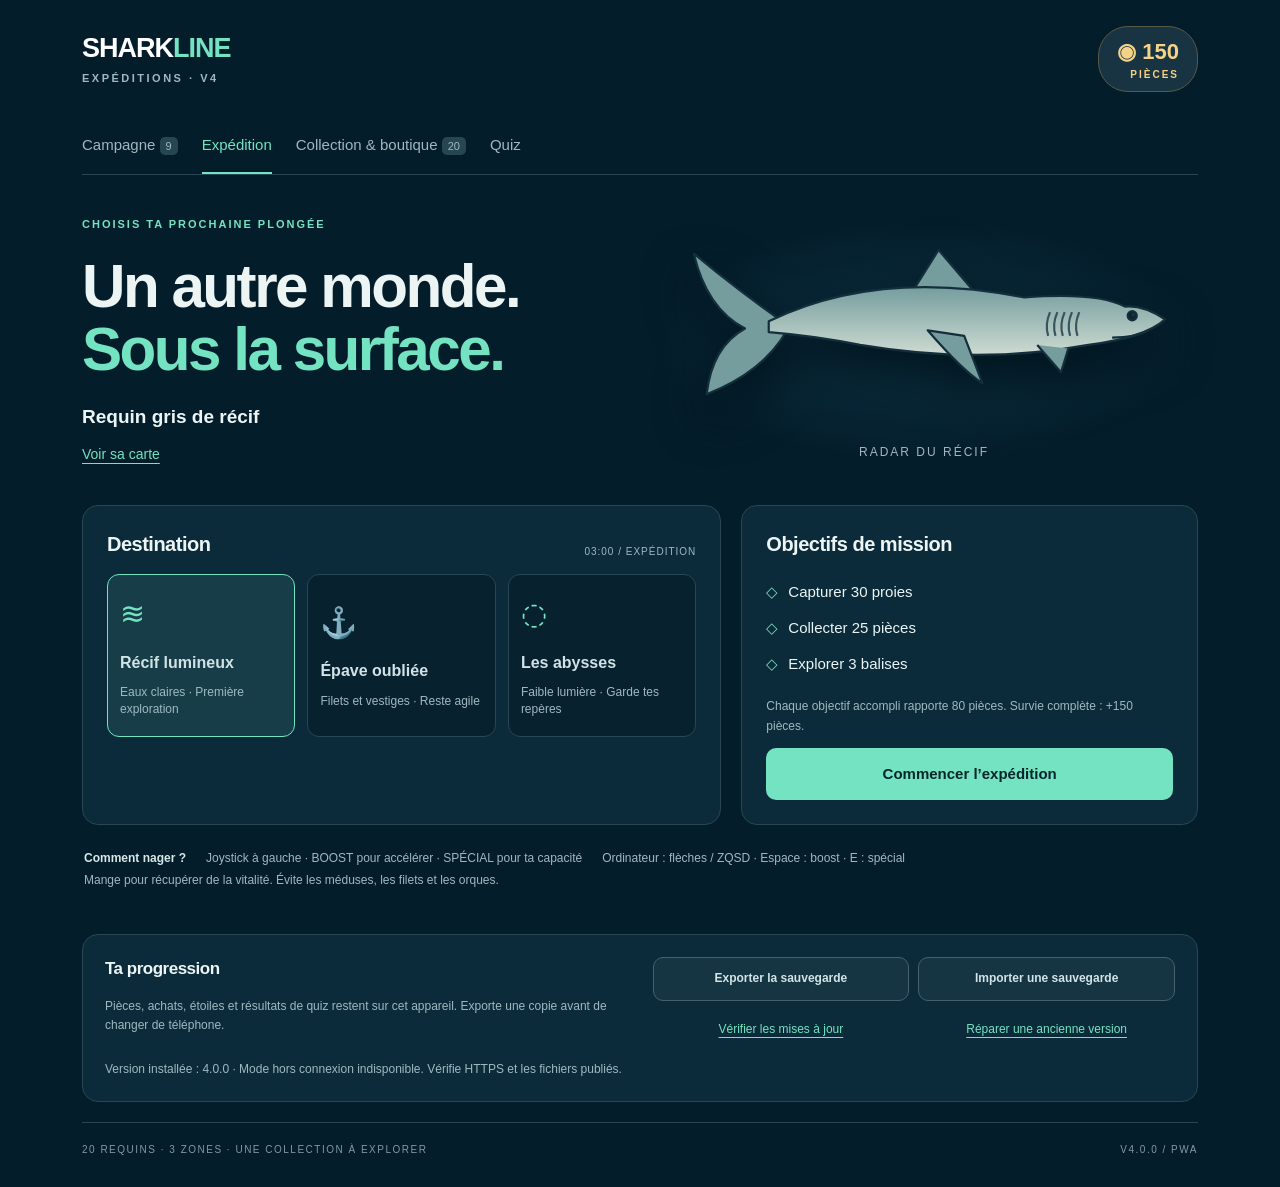
<file: index.html>
<!doctype html><html lang="fr" data-version="4.0.0"><head><meta charset="UTF-8"><meta name="viewport" content="width=device-width,initial-scale=1,viewport-fit=cover"><meta name="theme-color" content="#041d2b"><meta name="description" content="Expéditions sous-marines, boutique de 20 requins et collection documentaire."><title>SHARKLINE V4 · Expéditions</title><link rel="manifest" href="./manifest.webmanifest?v=4.0.0"><link rel="icon" href="./icon-192.png"><link rel="apple-touch-icon" href="./icon-180.png"><meta name="apple-mobile-web-app-capable" content="yes"><meta name="apple-mobile-web-app-status-bar-style" content="black-translucent"><link rel="stylesheet" href="./style.css?v=4.0.0"></head><body>
<div id="toast" role="status"></div><main id="harbor"><header><a href="./" class="logo">SHARK<span>LINE</span><small>EXPÉDITIONS · V4</small></a><div class="wallet"><span aria-hidden="true">◉</span> <b id="wallet">0</b><small>PIÈCES</small></div></header><nav aria-label="Menu principal"><button id="tabCampaign">Campagne <span>9</span></button><button id="tabPlay" class="active">Expédition</button><button id="tabCollection">Collection & boutique <span>20</span></button><button id="tabQuiz">Quiz</button></nav><div id="updateBanner" class="updateBanner" hidden><span id="updateText">Une nouvelle version est disponible.</span><button id="applyUpdate">Mettre à jour</button></div>
<section id="lobby"><div class="hero"><div class="heroText"><p class="eyebrow">CHOISIS TA PROCHAINE PLONGÉE</p><h1>Un autre monde.<br><em>Sous la surface.</em></h1><p id="selectedName"></p><button id="selectedDetails" class="textButton">Voir sa carte</button></div><div class="heroArt"><img id="selectedArt" alt=""><span id="selectedRole"></span></div></div><div class="launchGrid"><section class="surface"><div class="sectionTitle"><h2>Destination</h2><span>03:00 / EXPÉDITION</span></div><div id="zones" class="zoneGrid"></div></section><section class="surface missionPreview"><h2>Objectifs de mission</h2><ul id="missionList"></ul><p>Chaque objectif accompli rapporte 80 pièces. Survie complète : +150 pièces.</p><button id="launch" class="primary">Commencer l’expédition</button></section></div><aside class="instruction"><strong>Comment nager ?</strong><span>Joystick à gauche · BOOST pour accélérer · SPÉCIAL pour ta capacité</span><span>Ordinateur : flèches / ZQSD · Espace : boost · E : spécial</span><span>Mange pour récupérer de la vitalité. Évite les méduses, les filets et les orques.</span></aside></section>
<section id="campaign" hidden><div class="collectionHeading"><div><p class="eyebrow">NEUF PLONGÉES. TROIS RENCONTRES FINALES.</p><h1>La traversée.</h1><p id="campaignProgress"></p></div><button id="campaignEquip" class="secondary">Changer de requin</button></div><p class="note">Chaque niveau débloque le suivant. ★ Terminer · ★ Ramasser 8 pièces · ★ Garder au moins 50 % de vitalité.</p><div id="levelGroups"></div></section>
<section id="quiz" hidden><div class="collectionHeading"><div><p class="eyebrow">LE CARNET DES NATURALISTES</p><h1>Connais-tu les requins ?</h1><p>5 questions tirées automatiquement à chaque session.</p></div></div><section id="quizIntro" class="surface"><div class="quizModes"><button id="quizDiscovery" class="active" aria-pressed="true">Découverte<small>Sans chronomètre</small></button><button id="quizChallenge" aria-pressed="false">Défi<small>20 secondes par question</small></button></div><p class="note">Des explications après chaque réponse, avec accès à la fiche de l’espèce. Les questions ratées reviennent plus souvent. Jusqu’à 100 pièces de quiz par jour.</p><p id="quizRecord"></p><button id="startQuiz" class="primary">Commencer le quiz</button></section><section id="quizSession" class="surface" hidden><div class="quizHead"><span id="quizCount"></span><span id="quizTimer"></span></div><p class="eyebrow" id="quizCategory"></p><h2 id="quizQuestion"></h2><div id="quizOptions"></div><div id="quizFeedback" role="status" hidden></div><button id="nextQuestion" class="primary" hidden>Question suivante</button><button id="quitQuiz" class="textButton">Quitter le quiz</button></section><section id="quizResult" class="surface" hidden><p class="eyebrow">SESSION TERMINÉE</p><h2 id="quizResultTitle"></h2><p id="quizResultText"></p><button id="quizAgain" class="primary">Une autre session</button></section></section>
<section id="collection" hidden><div class="collectionHeading"><div><p class="eyebrow">LE CARNET DES PROFONDEURS</p><h1>Ta collection.</h1><p id="ownedCount"></p></div><label>Afficher <select id="filter"><option value="all">Tous les requins</option><option value="owned">Mes requins</option><option value="shop">À acheter</option></select></label></div><div id="cards" class="cards"></div><p class="footnote">Les pièces se gagnent uniquement en jouant. Achats et progression sauvegardés sur cet appareil.</p></section><section class="saveTools surface"><div><h2>Ta progression</h2><p class="note">Pièces, achats, étoiles et résultats de quiz restent sur cet appareil. Exporte une copie avant de changer de téléphone.</p></div><div class="saveButtons"><button id="exportSave" class="secondary">Exporter la sauvegarde</button><button id="importSave" class="secondary">Importer une sauvegarde</button><input id="saveFile" type="file" accept=".json,application/json" hidden><button id="checkUpdate" class="textButton">Vérifier les mises à jour</button><a href="./update.html" class="recoveryLink">Réparer une ancienne version</a></div><p id="updateStatus" class="note" role="status">Version installée : 4.0.0</p></section><footer>20 REQUINS · 3 ZONES · UNE COLLECTION À EXPLORER <span>V4.0.0 / PWA</span></footer></main>
<section id="gameScreen" hidden aria-label="Partie en cours"><canvas id="ocean" aria-label="Vue sous-marine de côté"></canvas><div class="hud"><div class="hudTop"><span id="zoneName"></span><b id="timer">3:00</b><button id="pause" aria-label="Mettre en pause">Ⅱ</button></div><div class="hudStats"><label>VITALITÉ <span id="hpText"></span><progress id="hp" value="100" max="100"></progress></label><label>BOOST<progress id="energy" value="100" max="100"></progress></label><b id="runCoins">◉ 0</b></div><div id="objectives"></div></div><div id="bossHud" hidden><strong id="bossTitle"></strong><progress id="bossProgress" max="3" value="0"></progress><span id="bossHint"></span></div><div id="alert" role="status"></div><div id="stick" aria-label="Joystick tactile"><span id="knob"></span></div><div class="actions"><button id="special">SPÉCIAL<small id="specialStatus"></small></button><button id="boost">BOOST<small>MAINTENIR</small></button></div><div id="gameHint">Glisse dans la partie gauche pour nager</div></section>
<dialog id="detail"><div class="dialogHead"><span class="eyebrow">CARTE DE COLLECTION</span><button id="closeDetail" aria-label="Fermer la carte">✕</button></div><div id="detailTop"></div><div class="detailTabs"><button id="statTab" class="active">Dans le jeu</button><button id="docTab">Dans la vraie vie</button></div><div id="statsPane"></div><div id="docPane" hidden></div><div id="detailAction"></div></dialog>
<dialog id="pauseDialog"><p class="eyebrow">À LA SURFACE</p><h2>En pause.</h2><button id="resume" class="primary">Continuer</button><button id="quit" class="secondary">Terminer et récupérer mes gains</button></dialog>
<dialog id="result"><p class="eyebrow" id="resultLabel"></p><h2 id="resultTitle"></h2><div id="resultBody"></div><button id="nextLevel" class="primary" hidden>Niveau suivant</button><button id="toCampaign" class="secondary" hidden>Carte de la campagne</button><button id="again" class="primary">Nouvelle expédition</button><button id="toShop" class="secondary">Collection & boutique</button><button id="toLobby" class="textButton">Retour au port</button></dialog>
<dialog id="importDialog"><p class="eyebrow">RESTAURER UNE COPIE</p><h2>Remplacer la progression ?</h2><p id="importSummary"></p><p class="note">Exporte d’abord ta progression actuelle si tu souhaites la garder.</p><button id="confirmImport" class="primary">Restaurer cette sauvegarde</button><button id="cancelImport" class="secondary">Annuler</button></dialog><script src="./sharks.js?v=4.0.0"></script><script src="./quiz-data.js?v=4.0.0"></script><script src="./engine.js?v=4.0.0"></script><script src="./campaign.js?v=4.0.0"></script><script src="./app.js?v=4.0.0"></script><script src="./v4-ui.js?v=4.0.0"></script><script src="./pwa.js?v=4.0.0"></script></body></html>
</file>
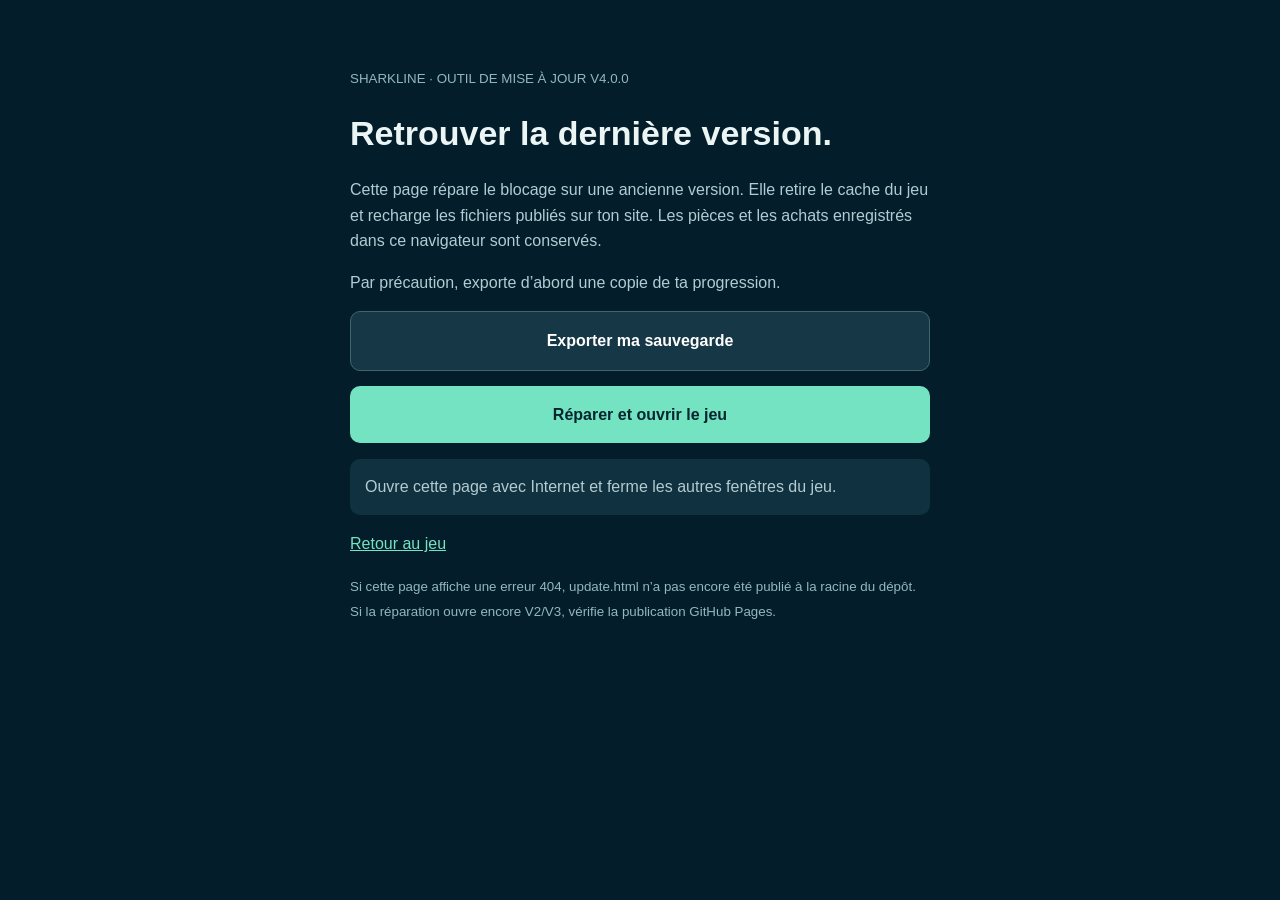
<file: update.html>
<!doctype html><html lang="fr" data-version="4.0.0"><head><meta charset="utf-8"><meta name="viewport" content="width=device-width,initial-scale=1"><meta name="theme-color" content="#041d2b"><title>SHARKLINE · Réparer la mise à jour</title><style>body{background:#041d2b;color:#eaf5f4;font:16px/1.6 Arial;margin:0;padding:25px}main{max-width:580px;margin:40px auto}h1{font-size:34px;line-height:1.2}p{color:#b3cbd2}button,a{font:inherit}button{display:block;width:100%;margin:15px 0;border:0;border-radius:10px;padding:16px;background:#74e3c1;color:#05252d;font-weight:bold;cursor:pointer}button.secondary{background:#163745;color:white;border:1px solid #426471}a{color:#74e3c1}#status{padding:15px;background:#10313f;border-radius:10px}small{color:#91b7c2}</style></head><body><main><small>SHARKLINE · OUTIL DE MISE À JOUR V4.0.0</small><h1>Retrouver la dernière version.</h1><p>Cette page répare le blocage sur une ancienne version. Elle retire le cache du jeu et recharge les fichiers publiés sur ton site. Les pièces et les achats enregistrés dans ce navigateur sont conservés.</p><p>Par précaution, exporte d’abord une copie de ta progression.</p><button id="backup" class="secondary">Exporter ma sauvegarde</button><button id="repair">Réparer et ouvrir le jeu</button><p id="status" role="status">Ouvre cette page avec Internet et ferme les autres fenêtres du jeu.</p><a href="./?v=4.0.0">Retour au jeu</a><p><small>Si cette page affiche une erreur 404, update.html n’a pas encore été publié à la racine du dépôt. Si la réparation ouvre encore V2/V3, vérifie la publication GitHub Pages.</small></p></main><script>
const KEY='sharkline-v2-save',VERSION='4.0.0';document.getElementById('backup').onclick=()=>{try{const raw=localStorage.getItem(KEY);if(!raw){document.getElementById('status').textContent='Aucune sauvegarde présente dans ce navigateur.';return}const data=JSON.parse(raw),blob=new Blob([JSON.stringify({format:'sharkline-save',edition:4,date:new Date().toISOString(),data},null,2)],{type:'application/json'}),url=URL.createObjectURL(blob),a=document.createElement('a');a.href=url;a.download='SHARKLINE-sauvegarde-avant-mise-a-jour.json';document.body.append(a);a.click();a.remove();setTimeout(()=>URL.revokeObjectURL(url),2000);document.getElementById('status').textContent='Copie exportée. Tu peux maintenant réparer la mise à jour.';}catch{document.getElementById('status').textContent='Export impossible. Vérifie les autorisations de stockage du navigateur.';}};
document.getElementById('repair').onclick=async()=>{const button=document.getElementById('repair');button.disabled=true;try{const root=new URL('./',location.href);const check=await fetch(new URL('version.json?t='+Date.now(),root),{cache:'no-store'});if(!check.ok)throw Error('version.json non publié');const published=await check.json();if(!published.version)throw Error('version publiée inconnue');if('serviceWorker' in navigator){for(const reg of await navigator.serviceWorker.getRegistrations())if(reg.scope===root.href)await reg.unregister();}if('caches' in window){const names=await caches.keys();await Promise.all(names.filter(n=>n.startsWith('sharkline-pwa-')).map(n=>caches.delete(n)));}document.getElementById('status').textContent='Cache retiré. Ouverture de la version '+published.version+'…';location.replace(new URL('./?v='+encodeURIComponent(published.version)+'&fresh='+Date.now(),root).href);}catch(error){button.disabled=false;document.getElementById('status').textContent='Réparation impossible : '+error.message+'. Vérifie Internet et la publication GitHub Pages.';}};
</script></body></html>
</file>
<file: style.css>
:root{color-scheme:dark;--bg:#041d2b;--surface:#0b2b3a;--line:#284653;--mint:#74e3c1;--gold:#f4d388;--muted:#9fb9c1}*{box-sizing:border-box}body{margin:0;background:var(--bg);color:#ecf5f4;font-family:Arial,Helvetica,sans-serif;font-size:16px;line-height:1.45}button,select{font:inherit}button{cursor:pointer;-webkit-tap-highlight-color:transparent;touch-action:manipulation}button:disabled{opacity:.5;cursor:default}button:focus-visible,select:focus-visible,a:focus-visible{outline:3px solid var(--gold);outline-offset:4px}[hidden]{display:none!important}header{display:flex;align-items:center;justify-content:space-between;padding:26px 0}.logo{font-size:27px;font-weight:900;letter-spacing:-1px;color:white;text-decoration:none;line-height:1.1}.logo span{color:var(--mint)}.logo small{display:block;font-size:11px;letter-spacing:2.5px;color:var(--muted);margin-top:8px}.wallet{color:var(--gold);font-size:22px;font-weight:bold;background:#183442;border:1px solid #5a5947;border-radius:30px;padding:9px 18px}.wallet small{font-size:10px;display:block;text-align:right;letter-spacing:2px}#harbor{max-width:1180px;margin:auto;padding:0 32px 30px}nav{display:flex;border-bottom:1px solid var(--line);gap:20px}nav button{padding:16px 0;background:none;border:0;color:var(--muted);border-bottom:2px solid transparent;font-size:15px}nav button.active{color:var(--mint);border-color:var(--mint)}nav span{font-size:11px;padding:3px 6px;border-radius:5px;background:#264654}.hero{display:grid;grid-template-columns:1fr 1fr;align-items:center;min-height:330px;gap:20px}.eyebrow{font-size:11px;font-weight:700;letter-spacing:2px;color:var(--mint)}h1{font-size:clamp(36px,4.7vw,61px);line-height:1.05;letter-spacing:-2.5px;margin:22px 0}h1 em{font-style:normal;color:var(--mint)}h2{font-size:20px;margin:0 0 15px;letter-spacing:-.5px}#selectedName{font-weight:700;font-size:19px;margin-bottom:4px}.textButton{background:transparent;border:0;color:var(--mint);padding:10px 0;font-size:14px;text-decoration:underline;text-underline-offset:4px}.heroArt{position:relative;background:radial-gradient(ellipse,#1d516866,transparent 70%);text-align:center}.heroArt img{width:100%;max-width:550px;filter:drop-shadow(0 20px 25px #00131c);animation:float 5s ease-in-out infinite}.heroArt span{display:block;font-size:12px;color:var(--muted);letter-spacing:2px;text-transform:uppercase}@keyframes float{50%{transform:translateY(-10px) rotate(-2deg)}}.launchGrid{display:grid;grid-template-columns:1.4fr 1fr;gap:20px}.surface{background:var(--surface);border:1px solid var(--line);border-radius:16px;padding:24px}.sectionTitle{display:flex;justify-content:space-between;align-items:center;gap:10px}.sectionTitle span{font-size:10px;letter-spacing:1px;color:var(--muted)}.zoneGrid{display:grid;grid-template-columns:repeat(3,1fr);gap:12px}.zone{border:1px solid var(--line);background:#08212f;color:#d1e3e6;border-radius:12px;padding:17px 12px;text-align:left;min-height:157px;position:relative;overflow:hidden}.zone.active{border-color:var(--mint);background:#173e48}.zone b{font-size:16px;display:block}.zone small{color:var(--muted);display:block;margin-top:10px;font-size:12px}.zone .zoneIcon{display:block;font-size:30px;margin-bottom:15px;color:var(--mint)}.missionPreview ul{list-style:none;padding:0;margin:0 0 16px}.missionPreview li{padding:7px 0;font-size:15px;display:flex;gap:10px}.missionPreview li:before{content:'◇';color:var(--mint)}.missionPreview p{font-size:12px;color:var(--muted);line-height:1.6}.primary,.secondary{border:0;border-radius:10px;padding:15px 18px;font-weight:700;font-size:15px;width:100%;background:var(--mint);color:#05252d}.secondary{background:#153542;color:#d2e4e8;border:1px solid #45616d;margin-top:12px}.instruction{display:flex;flex-wrap:wrap;gap:5px 20px;font-size:12px;color:var(--muted);padding:25px 2px}.instruction strong{color:#d8e8e9}footer{border-top:1px solid var(--line);padding:20px 0 0;font-size:10px;letter-spacing:1.5px;color:#7d9ba7;display:flex;justify-content:space-between;gap:20px}.collectionHeading{display:flex;justify-content:space-between;align-items:center;padding:24px 0}.collectionHeading h1{font-size:44px;margin:12px 0}.collectionHeading p{color:var(--muted);font-size:14px}.collectionHeading label{font-size:13px;color:var(--muted)}select{display:block;background:#133442;color:white;border:1px solid var(--line);border-radius:8px;padding:10px;margin-top:8px;font-size:14px}.cards{display:grid;grid-template-columns:repeat(4,1fr);gap:16px}.card{border:1px solid var(--line);border-radius:14px;overflow:hidden;background:var(--surface);display:flex;flex-direction:column}.card.selected{border-color:var(--mint)}.cardArtwork{background:radial-gradient(ellipse,#28546955,#071f2d);position:relative;min-height:108px}.cardArtwork img{width:100%;height:110px;object-fit:contain;padding:10px}.tag{position:absolute;top:10px;left:12px;letter-spacing:1px;font-size:9px;color:var(--mint)}.cardBody{padding:16px;flex:1;display:flex;flex-direction:column}.card h3{font-size:16px;line-height:1.3;margin:0 0 6px}.card p{font-size:12px;color:var(--muted);margin:0 0 12px}.miniStats{display:grid;grid-template-columns:1fr 1fr;gap:8px;font-size:12px;margin-top:auto;margin-bottom:12px}.miniStats span{color:var(--muted)}.miniStats b{display:block;font-size:16px;color:white}.card button{font-size:13px;padding:12px}.card .textButton{text-align:left;padding:8px 0}.footnote{font-size:12px;color:var(--muted);margin:25px 0}dialog{background:#0a2b3a;color:#e8f4f5;border:1px solid #3c5b68;border-radius:20px;padding:25px;max-width:calc(100% - 24px);width:680px;max-height:90dvh;overflow:auto;box-shadow:0 20px 80px #0008}dialog::backdrop{background:#00121dcc;backdrop-filter:blur(5px)}.dialogHead{display:flex;align-items:center;justify-content:space-between}.dialogHead button{background:#173e4b;color:white;border:0;border-radius:50%;width:40px;height:40px}#detailTop{display:grid;grid-template-columns:1fr 1fr;align-items:center;gap:12px}#detailTop img{width:100%}#detailTop h2{font-size:27px;margin:10px 0}#detailTop p{font-size:12px;color:var(--muted);font-style:italic}.detailTabs{display:flex;gap:12px;border-bottom:1px solid var(--line);margin:12px 0 20px}.detailTabs button{background:none;border:0;color:var(--muted);padding:13px 0;border-bottom:2px solid transparent;font-size:14px}.detailTabs button.active{color:var(--mint);border-color:var(--mint)}.statsGrid{display:grid;grid-template-columns:repeat(4,1fr);gap:12px}.stat{background:#061f2d;border-radius:9px;padding:13px}.stat small{display:block;color:var(--muted);font-size:11px}.stat b{display:block;font-size:20px;margin:6px 0}.stat em{font-size:10px;font-style:normal;color:var(--muted)}.ability{padding:18px;border:1px solid #346055;border-radius:10px;margin:16px 0;background:#143b3b}.ability p{margin:6px 0;font-size:14px;color:#b7d3d0}.note{font-size:12px;color:var(--muted);line-height:1.6}.documentary{display:grid;grid-template-columns:1fr 1fr;gap:12px}.docField{padding:14px;background:#062331;border-radius:10px}.docField h3{font-size:11px;text-transform:uppercase;letter-spacing:1px;color:var(--mint);margin:0 0 7px}.docField p{font-size:14px;line-height:1.5;margin:0}.docField.full{grid-column:1/-1}.map{position:relative;aspect-ratio:2;max-width:440px;margin:10px auto}.map img{width:100%;height:100%}.map i{position:absolute;width:8px;height:8px;border:1px solid #f6eab8;background:var(--gold);border-radius:50%;transform:translate(-50%,-50%)}.sources{font-size:12px;color:var(--muted);padding:15px 0}.sources a{color:var(--mint);display:inline-block;margin:5px 14px 5px 0}#detailAction{margin-top:18px}#toast{position:fixed;left:50%;top:20px;transform:translateX(-50%);background:#173e48;border:1px solid var(--mint);padding:12px 20px;border-radius:10px;z-index:20;max-width:90%;font-size:14px;display:none}body.playing{overflow:hidden}#gameScreen{position:fixed;inset:0;background:#041e2d;overflow:hidden;touch-action:none;user-select:none}canvas{width:100%;height:100%;display:block;touch-action:none}.hud{position:absolute;top:max(14px,env(safe-area-inset-top));left:20px;right:20px;pointer-events:none;text-shadow:0 2px 7px #00111d}.hudTop{display:flex;align-items:center;gap:15px;justify-content:space-between}.hudTop span{font-size:12px;font-weight:bold;letter-spacing:1px}.hudTop b{font-size:24px}.hudTop button{pointer-events:auto;background:#062a3ecc;color:white;border:1px solid #527888;border-radius:50%;width:42px;height:42px}.hudStats{display:flex;gap:15px;align-items:center;margin-top:14px;max-width:600px}.hudStats label{font-size:10px;letter-spacing:1px;flex:1}.hudStats label span{float:right}.hudStats b{font-size:17px;color:var(--gold);white-space:nowrap}progress{display:block;width:100%;height:7px;appearance:none;border:0;background:#183b4a;margin-top:5px;border-radius:9px;overflow:hidden}progress::-webkit-progress-bar{background:#183b4a}progress::-webkit-progress-value{background:var(--mint)}progress::-moz-progress-bar{background:var(--mint)}#energy::-webkit-progress-value{background:var(--gold)}#objectives{display:flex;gap:10px;flex-wrap:wrap;margin-top:15px;font-size:11px;color:#cee7e8}#objectives span{background:#042335b5;padding:5px 9px;border-radius:6px}#objectives .done{color:var(--mint)}#alert{position:absolute;top:180px;left:50%;transform:translateX(-50%);width:90%;text-align:center;font-size:16px;font-weight:bold;color:var(--gold);pointer-events:none;text-shadow:0 2px 8px #000}#stick{position:absolute;left:35px;bottom:max(45px,env(safe-area-inset-bottom));width:116px;height:116px;border:1px solid #b3e0e144;border-radius:50%;background:#06314c55;pointer-events:none}#knob{position:absolute;left:35px;top:35px;width:46px;height:46px;border:1px solid #c0e7dd88;border-radius:50%;background:#99dbc855}.actions{position:absolute;right:24px;bottom:max(38px,env(safe-area-inset-bottom));display:flex;gap:15px;align-items:flex-end}.actions button{width:95px;height:95px;border-radius:50%;color:#052831;background:var(--mint);border:2px solid #bdf4e0;font-size:13px;font-weight:bold;touch-action:none}.actions button small{display:block;font-size:9px;margin-top:5px}.actions button:first-child{width:72px;height:72px;background:#123745d9;color:var(--gold);border-color:#9b885b;font-size:10px}.actions button.pressed{background:#ebfff6}.actions button:disabled{opacity:.65}#gameHint{position:absolute;bottom:12px;left:50%;transform:translateX(-50%);color:#a6c6d0;font-size:11px;white-space:nowrap}#pauseDialog,#result{max-width:430px}#pauseDialog h2,#result h2{font-size:34px}.resultAmount{font-size:45px;color:var(--gold);font-weight:bold;margin:20px 0}.resultLines{font-size:14px;line-height:1.9;color:#b8d2d8}.resultLines span{float:right;color:#edf8f5}#result .textButton{display:block;margin:8px auto}button{transition:background .15s,border .15s}@media(max-width:850px){.cards{grid-template-columns:repeat(3,1fr)}.launchGrid{grid-template-columns:1fr}.hero{min-height:290px}h1{font-size:42px}.surface{padding:20px}.statsGrid{grid-template-columns:repeat(4,1fr)}}@media(max-width:600px){#harbor{padding:0 18px 25px}header{padding:23px 0}.logo{font-size:23px}.wallet{font-size:18px;padding:8px 14px}nav{gap:18px}nav button{font-size:13px}.hero{grid-template-columns:1fr;gap:0;min-height:auto;padding:25px 0 20px}.heroText{position:relative;z-index:1}h1{font-size:41px;margin:18px 0;letter-spacing:-1.5px}.heroArt{position:absolute;top:180px;right:0;width:190px;opacity:.5;pointer-events:none}.heroArt span{display:none}.heroText h1{font-size:36px}.heroText p#selectedName{margin-top:28px;font-size:16px}.surface{padding:17px}.zoneGrid{gap:8px}.zone{padding:12px 9px;min-height:130px}.zone b{font-size:13px}.zone small{font-size:10px}.zone .zoneIcon{margin-bottom:10px;font-size:25px}.sectionTitle span{font-size:8px}.instruction{display:block;font-size:12px}.instruction span{display:block;margin:7px 0}.cards{grid-template-columns:repeat(2,1fr);gap:10px}.cardBody{padding:12px}.card h3{font-size:14px}.card p{font-size:11px}.cardArtwork{min-height:90px}.cardArtwork img{height:90px;padding:10px 4px}.card button{font-size:12px}.collectionHeading{display:block;padding:20px 0}.collectionHeading h1{font-size:36px}.collectionHeading label{display:flex;align-items:center;gap:10px}select{margin:0}.statsGrid{grid-template-columns:repeat(2,1fr)}dialog{padding:20px}#detailTop{grid-template-columns:1fr 1fr}#detailTop h2{font-size:20px}.documentary{grid-template-columns:1fr}.docField.full{grid-column:auto}.hud{left:15px;right:15px}.hudStats{gap:10px}.hudTop span{font-size:10px}#stick{left:24px;width:100px;height:100px;bottom:43px}#knob{left:27px;top:27px}.actions{right:18px;gap:10px;bottom:44px}.actions button{width:82px;height:82px}.actions button:first-child{width:65px;height:65px}footer{font-size:8px;letter-spacing:1px}.heroArt img{animation:none}}@media(max-height:500px){.hud{top:9px}.hudStats{margin-top:3px}#objectives{margin-top:7px}#stick{width:90px;height:90px;bottom:22px}#knob{left:22px;top:22px}.actions{bottom:20px}.actions button{width:80px;height:80px}#gameHint{display:none}#alert{top:130px}}@media(prefers-reduced-motion:reduce){*{animation:none!important;transition:none!important}}
nav{overflow-x:auto;white-space:nowrap;gap:24px}nav button{flex-shrink:0}.levelGroup{margin:30px 0}.levelGroup>h2{color:var(--mint);font-size:18px}.levelGrid{display:grid;grid-template-columns:repeat(3,1fr);gap:18px}.levelCard{background:var(--surface);border:1px solid var(--line);border-radius:15px;padding:23px;display:flex;flex-direction:column}.levelCard h3{font-size:20px;margin:13px 0}.levelCard p{font-size:14px;color:var(--muted);line-height:1.6}.levelCard .note{font-size:12px;margin-top:auto}.levelCard.locked{opacity:.55}.levelCard.bossCard{border-color:#958054;background:linear-gradient(140deg,#243a43,#0c2837)}.levelNumber{font-size:27px;color:#87b4c3}.levelNumber span{font-size:10px;letter-spacing:2px;float:right;padding-top:9px;color:var(--gold)}.levelStars{color:var(--gold)!important;font-size:25px!important;letter-spacing:4px;margin:8px 0}.collectionHeading>.secondary{width:auto;font-size:13px}#quiz{max-width:760px;margin:0 auto 35px}#quiz .collectionHeading h1{font-size:40px}#quiz .surface{padding:28px}.quizModes{display:flex;gap:15px}.quizModes button{flex:1;border:1px solid var(--line);border-radius:12px;background:#0a2332;color:white;padding:17px}.quizModes button.active{border-color:var(--mint);background:#17474a}.quizModes small{display:block;color:var(--muted);font-size:12px;margin-top:5px}.quizHead{display:flex;justify-content:space-between;color:var(--gold);font-size:12px;letter-spacing:1px;margin-bottom:22px}#quizQuestion{font-size:24px;line-height:1.4;letter-spacing:-.5px}#quizOptions{display:grid;grid-template-columns:1fr 1fr;gap:12px;margin:24px 0}.quizOption{background:#123544;color:white;border:1px solid #46616e;border-radius:10px;padding:18px;text-align:left;font-size:15px;min-height:68px}.quizOption.correct{background:#205844;border-color:var(--mint);opacity:1}.quizOption.incorrect{background:#623940;border-color:#ffa8a0;opacity:1}.quizOption:disabled{opacity:.8}#quizFeedback{padding:17px;border-radius:10px;background:#082431;border:1px solid #355360;margin-bottom:18px;font-size:15px}#quizFeedback p{line-height:1.6;color:#c0d6dc}#quizFeedback a{color:var(--mint);font-size:12px;display:inline-block;margin-left:18px}#quizResultText{line-height:1.7}.saveTools{margin:20px 0;padding:22px;display:grid;grid-template-columns:1fr 1fr;gap:12px 25px}.saveTools h2{font-size:17px}.saveButtons{display:grid;grid-template-columns:1fr 1fr;gap:9px}.saveButtons .secondary{margin:0;padding:12px;font-size:12px}.saveButtons .textButton,.recoveryLink{font-size:12px;color:var(--mint);line-height:1.5;text-align:center}.recoveryLink{padding:10px 0;text-underline-offset:4px}#updateStatus{grid-column:1/-1;margin:0}.updateBanner{border:1px solid var(--mint);border-radius:10px;padding:13px 17px;margin:18px 0;background:#183d41;display:flex;align-items:center;gap:20px;justify-content:space-between;font-size:14px}.updateBanner button{padding:10px 14px;background:var(--mint);color:#05252d;border:0;border-radius:7px;font-weight:bold;white-space:nowrap}#bossHud{position:absolute;top:145px;left:50%;transform:translateX(-50%);width:330px;max-width:80%;background:#082736dd;padding:10px 15px;border-radius:10px;border:1px solid #b7a36b;pointer-events:none;text-align:center}#bossHud strong{font-size:13px;color:var(--gold)}#bossHud span{font-size:10px;color:#d0e5e7;display:block;margin-top:5px}#bossHud progress::-webkit-progress-value{background:var(--gold)}#bossHud:not([hidden])~#alert{top:235px;font-size:13px}#nextLevel:not([hidden]){margin-bottom:12px}#toCampaign{margin-bottom:12px}@media(max-width:700px){nav{gap:20px}.levelGrid{grid-template-columns:1fr}.levelCard{padding:20px}.levelNumber{font-size:24px}.levelCard h3{margin:8px 0}.levelCard .primary{margin-top:10px}.collectionHeading>.secondary{margin-top:10px}.saveTools{grid-template-columns:1fr}.saveButtons{grid-template-columns:1fr 1fr}#quiz .surface{padding:20px}#quiz .collectionHeading h1{font-size:32px}#quizQuestion{font-size:21px}.quizOption{padding:13px;font-size:14px}#quizOptions{gap:9px}.quizModes{gap:10px}.quizModes button{font-size:14px;padding:14px 9px}.updateBanner{display:block}.updateBanner button{display:block;margin-top:10px}}@media(max-height:500px){#bossHud{top:110px;left:auto;right:20px;transform:none;width:220px;padding:6px 10px}#bossHud:not([hidden])~#alert{top:150px;font-size:12px;width:50%;left:30%}}
</file>
